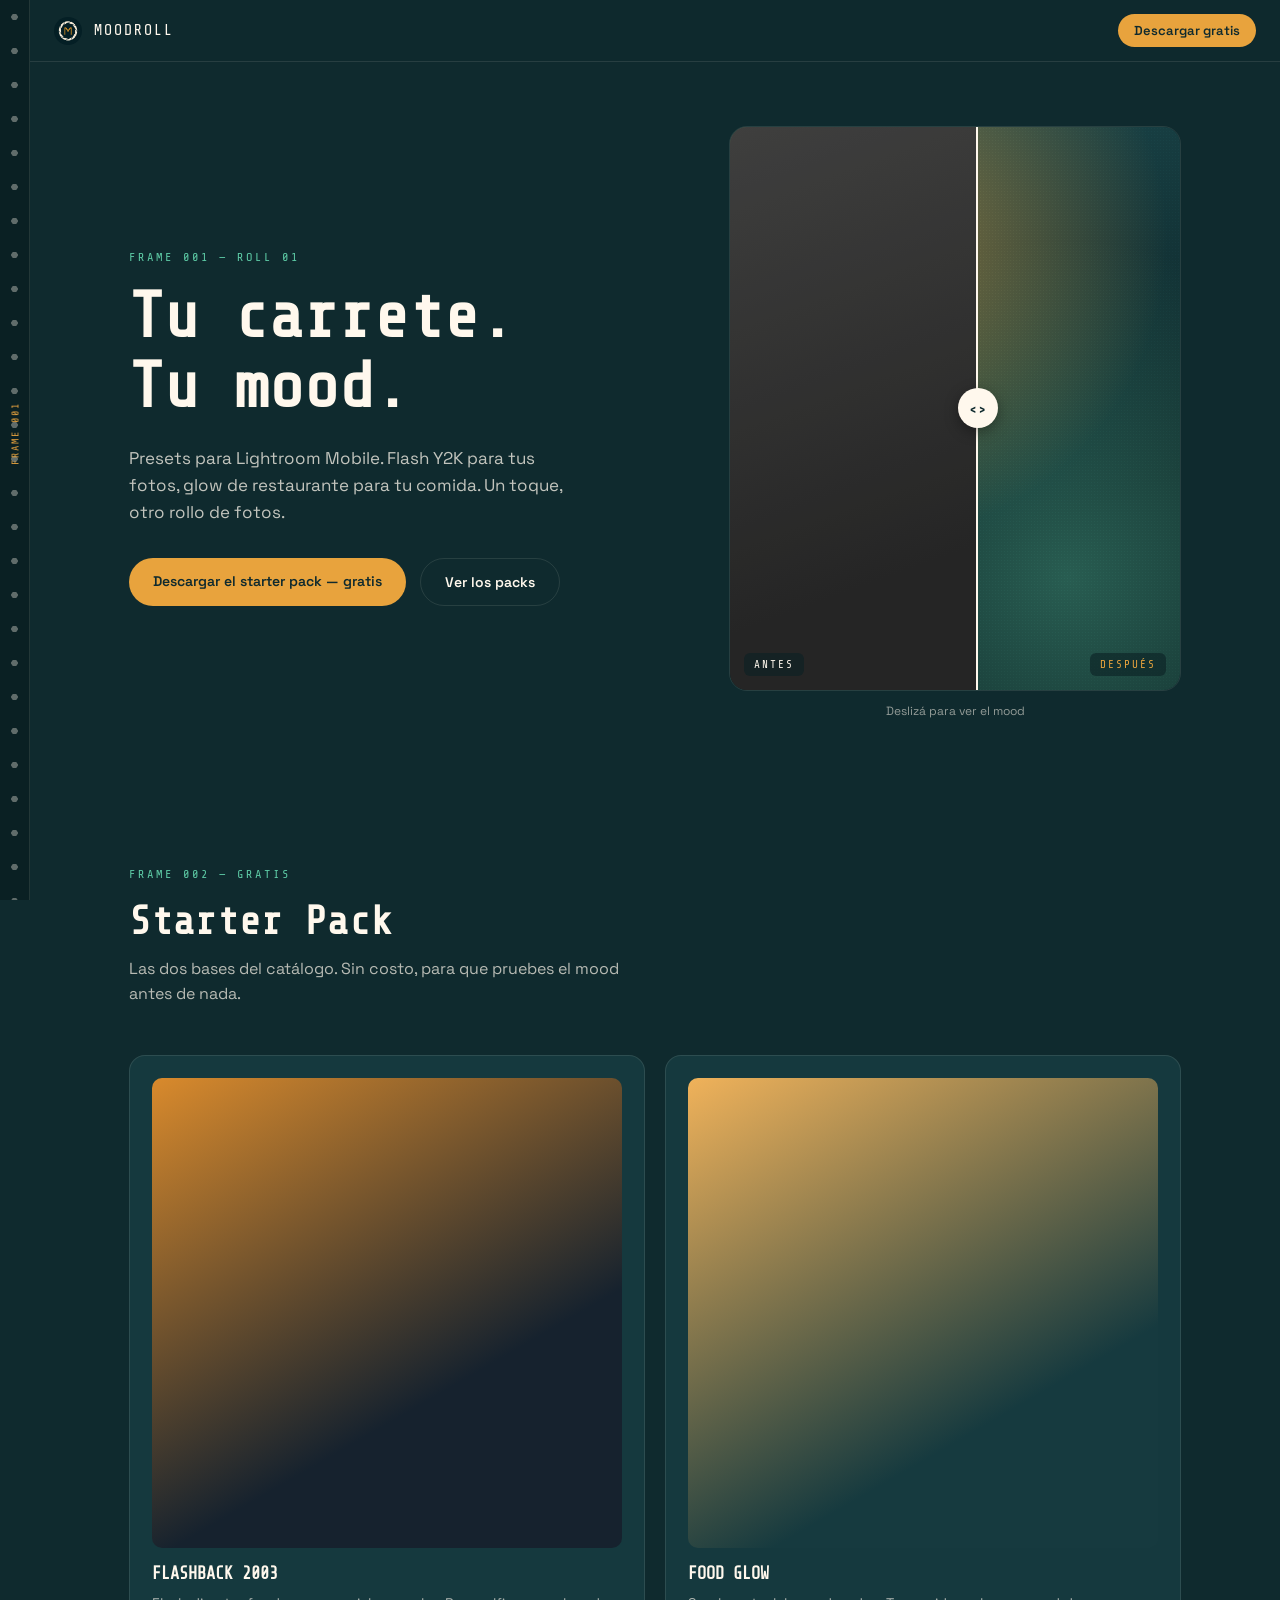
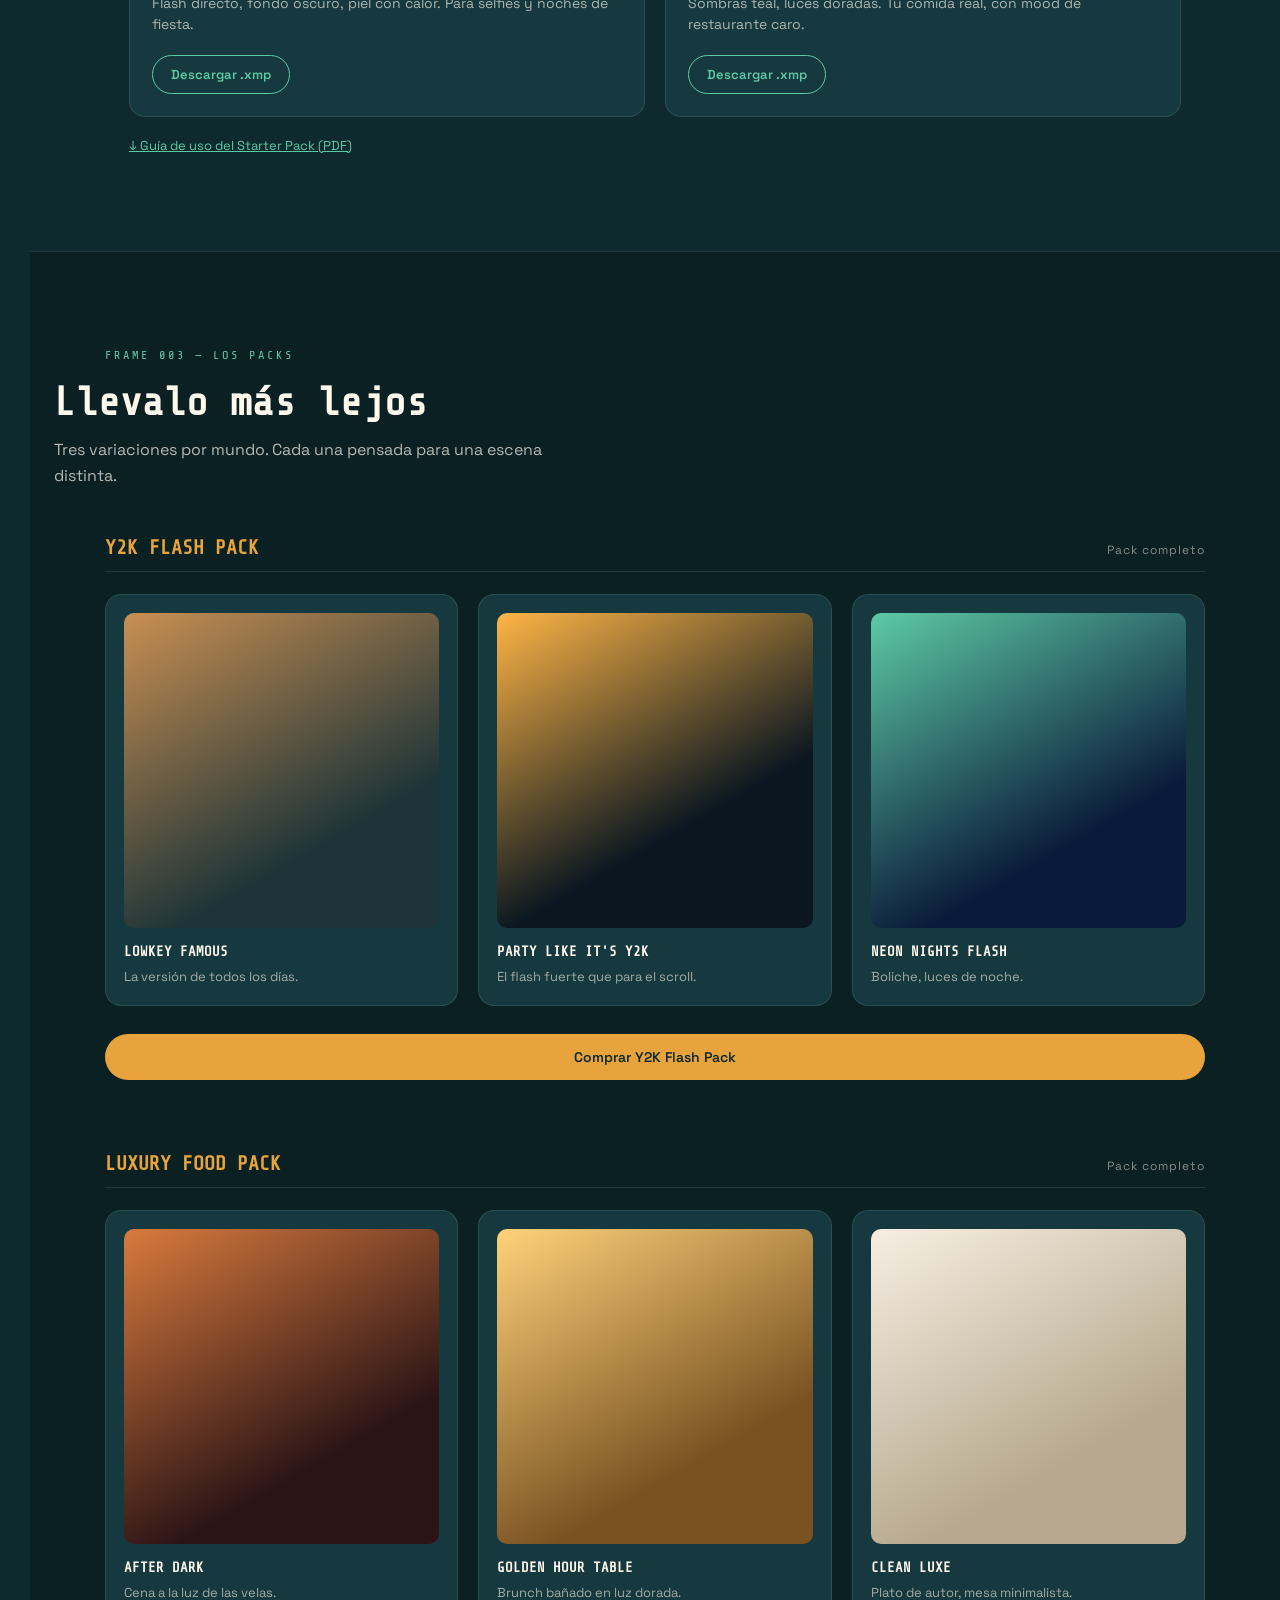
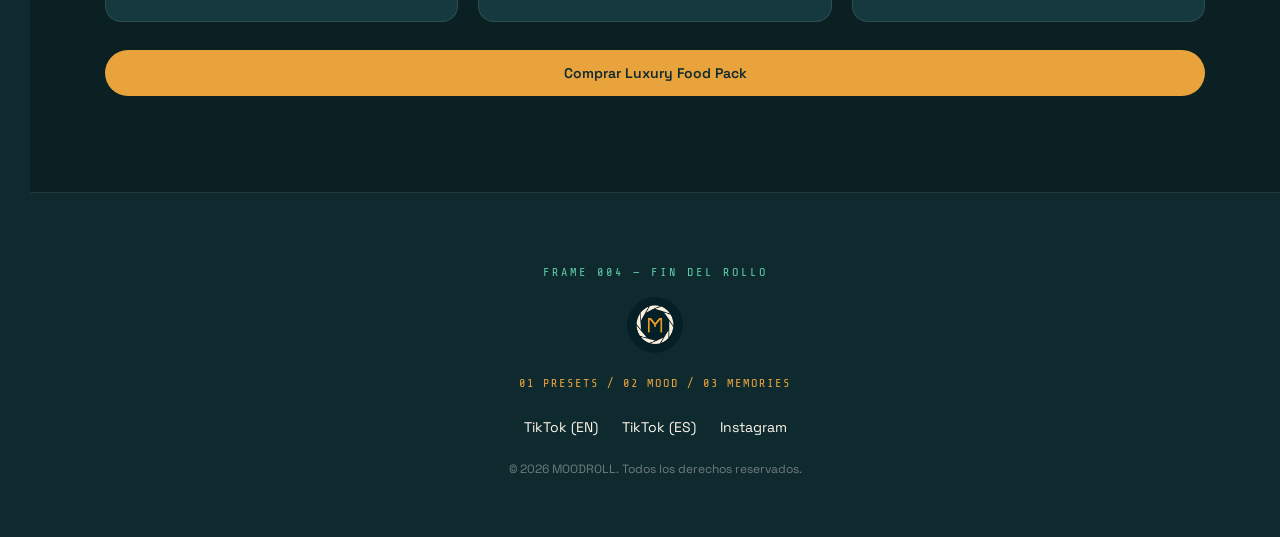
<file: preview_standalone.html>
<!DOCTYPE html>
<html lang="es">
<head>
<meta charset="UTF-8">
<meta name="viewport" content="width=device-width, initial-scale=1.0">
<title>MOODROLL — Presets Y2K Flash & Luxury Food</title>
<meta name="description" content="Presets de Lightroom Mobile. Y2K flash y luxury food. Tu comida y tus fotos, con mood.">
<link rel="preconnect" href="https://fonts.googleapis.com">
<link href="https://fonts.googleapis.com/css2?family=Share+Tech+Mono&family=Space+Grotesk:wght@400;500;600;700&display=swap" rel="stylesheet">
<style>
:root {
  --bg: #0F2A2E;
  --bg-alt: #0A2023;
  --card-bg: #15393E;
  --card-border: rgba(255, 248, 237, 0.10);
  --amber: #E8A33D;
  --amber-dim: #B87F2C;
  --cream: #FFF8ED;
  --teal-light: #5DCAA5;
  --font-display: 'Share Tech Mono', monospace;
  --font-body: 'Space Grotesk', sans-serif;
  --rail-w: 30px;
}

* { box-sizing: border-box; }

html {
  scroll-behavior: smooth;
}

@media (prefers-reduced-motion: reduce) {
  html { scroll-behavior: auto; }
  * { animation-duration: 0.01ms !important; animation-iteration-count: 1 !important; }
}

body {
  margin: 0;
  background: var(--bg);
  color: var(--cream);
  font-family: var(--font-body);
  padding-left: var(--rail-w);
  overflow-x: hidden;
}

a { color: inherit; }

/* ---------- FILM RAIL (signature element) ---------- */
.filmrail {
  position: fixed;
  top: 0; left: 0; bottom: 0;
  width: var(--rail-w);
  background: var(--bg-alt);
  border-right: 1px solid var(--card-border);
  z-index: 60;
  overflow: hidden;
}

.filmrail-track {
  position: absolute;
  top: 0; left: 0; right: 0;
  height: 200%;
  background-image:
    radial-gradient(circle, var(--cream) 0 3px, transparent 3.5px);
  background-size: 100% 34px;
  background-position: center 0;
  opacity: 0.35;
  animation: rail-scroll 9s linear infinite;
}

@keyframes rail-scroll {
  from { transform: translateY(0); }
  to   { transform: translateY(-50%); }
}

.frame-badge {
  position: fixed;
  left: 0;
  width: var(--rail-w);
  top: 50%;
  transform: translateY(-50%) rotate(-90deg);
  transform-origin: center;
  font-family: var(--font-display);
  font-size: 10px;
  letter-spacing: 2px;
  color: var(--amber);
  z-index: 61;
  white-space: nowrap;
}

/* ---------- NAV ---------- */
.topnav {
  position: sticky;
  top: 0;
  z-index: 50;
  display: flex;
  align-items: center;
  gap: 12px;
  padding: 14px 24px;
  background: rgba(15, 42, 46, 0.88);
  backdrop-filter: blur(8px);
  border-bottom: 1px solid var(--card-border);
}

.topnav-icon { width: 28px; height: 28px; border-radius: 50%; }

.topnav-word {
  font-family: var(--font-display);
  color: var(--cream);
  letter-spacing: 2px;
  font-size: 15px;
  flex: 1;
}

.topnav-cta {
  font-family: var(--font-body);
  font-weight: 600;
  font-size: 13px;
  color: var(--bg);
  background: var(--amber);
  padding: 8px 16px;
  border-radius: 100px;
  text-decoration: none;
  white-space: nowrap;
}
.topnav-cta:focus-visible { outline: 2px solid var(--cream); outline-offset: 2px; }

/* ---------- LAYOUT HELPERS ---------- */
.eyebrow {
  font-family: var(--font-display);
  font-size: 12px;
  letter-spacing: 3px;
  color: var(--teal-light);
  margin: 0 0 18px;
}

.section {
  padding: 96px 24px;
  max-width: 1100px;
  margin: 0 auto;
}

.section-dark {
  max-width: none;
  background: var(--bg-alt);
  border-top: 1px solid var(--card-border);
  border-bottom: 1px solid var(--card-border);
}
.section-dark > * { max-width: 1100px; margin-left: auto; margin-right: auto; }

.section-title {
  font-family: var(--font-display);
  font-size: clamp(28px, 4vw, 40px);
  margin: 0 0 12px;
  color: var(--cream);
}

.section-sub {
  font-size: 16px;
  line-height: 1.6;
  color: rgba(255, 248, 237, 0.7);
  max-width: 520px;
  margin: 0 0 48px;
}

/* ---------- HERO ---------- */
.hero {
  padding: 64px 24px 40px;
  max-width: 1100px;
  margin: 0 auto;
  display: grid;
  grid-template-columns: 1.1fr 0.9fr;
  gap: 48px;
  align-items: center;
}

.hero-title {
  font-family: var(--font-display);
  font-size: clamp(38px, 6vw, 64px);
  line-height: 1.08;
  margin: 0 0 24px;
  color: var(--cream);
}

.hero-sub {
  font-size: 17px;
  line-height: 1.6;
  color: rgba(255, 248, 237, 0.75);
  max-width: 440px;
  margin: 0 0 32px;
}

.hero-ctas { display: flex; flex-wrap: wrap; gap: 14px; }

.btn {
  display: inline-block;
  font-family: var(--font-body);
  font-weight: 600;
  font-size: 14px;
  padding: 14px 24px;
  border-radius: 100px;
  text-decoration: none;
  transition: transform 0.15s ease;
}
.btn:hover { transform: translateY(-2px); }
.btn:focus-visible { outline: 2px solid var(--cream); outline-offset: 3px; }

.btn-primary { background: var(--amber); color: var(--bg); }
.btn-ghost { background: transparent; color: var(--cream); border: 1px solid var(--card-border); }
.btn-download { background: transparent; color: var(--teal-light); border: 1px solid var(--teal-light); font-size: 13px; padding: 10px 18px; }
.btn-wide { display: block; text-align: center; margin-top: 28px; }

/* ---------- REVEAL SLIDER (signature interactive) ---------- */
.reveal { user-select: none; }

.reveal-frame {
  position: relative;
  width: 100%;
  aspect-ratio: 4 / 5;
  border-radius: 18px;
  overflow: hidden;
  border: 1px solid var(--card-border);
  cursor: ew-resize;
}

.reveal-after, .reveal-before {
  position: absolute;
  inset: 0;
}

.grain-after {
  position: absolute; inset: 0;
  background:
    radial-gradient(circle at 30% 20%, rgba(232,163,61,0.55), transparent 55%),
    radial-gradient(circle at 75% 80%, rgba(93,202,165,0.35), transparent 60%),
    linear-gradient(160deg, #1c4a4f, #0c2224 70%);
}
.grain-after::after {
  content: "";
  position: absolute; inset: 0;
  background-image: radial-gradient(rgba(255,255,255,0.08) 1px, transparent 1px);
  background-size: 3px 3px;
  mix-blend-mode: overlay;
}

.reveal-before {
  width: 55%;
  overflow: hidden;
  border-right: 2px solid var(--cream);
}
.grain-before {
  position: absolute; inset: 0;
  width: 182%;
  background: linear-gradient(160deg, #4a4a48, #2c2c2b 70%);
  filter: saturate(0.4) brightness(0.85);
}

.reveal-label {
  position: absolute;
  bottom: 14px;
  font-family: var(--font-display);
  font-size: 11px;
  letter-spacing: 2px;
  padding: 5px 10px;
  border-radius: 6px;
  background: rgba(10, 32, 35, 0.6);
}
.reveal-label-after { right: 14px; color: var(--amber); }
.reveal-label-before { left: 14px; color: var(--cream); }

.reveal-handle {
  position: absolute;
  top: 0; bottom: 0;
  left: 55%;
  width: 0;
  transform: translateX(-50%);
}
.reveal-handle-grip {
  position: absolute;
  top: 50%; left: 50%;
  transform: translate(-50%, -50%);
  width: 40px; height: 40px;
  background: var(--cream);
  color: var(--bg);
  border-radius: 50%;
  display: flex; align-items: center; justify-content: center;
  font-size: 13px;
  font-family: var(--font-body);
  font-weight: 700;
  box-shadow: 0 4px 14px rgba(0,0,0,0.35);
}

.reveal-caption {
  text-align: center;
  font-size: 12px;
  color: rgba(255,248,237,0.55);
  margin-top: 12px;
}

/* ---------- CARDS ---------- */
.cards { display: grid; gap: 20px; margin-bottom: 8px; }
.cards-2 { grid-template-columns: repeat(2, 1fr); }
.cards-3 { grid-template-columns: repeat(3, 1fr); }

.card {
  background: var(--card-bg);
  border: 1px solid var(--card-border);
  border-radius: 16px;
  padding: 22px;
}

.card-sm { padding: 18px; }

.swatch {
  width: 100%;
  aspect-ratio: 1;
  border-radius: 10px;
  margin-bottom: 16px;
}

.swatch-flash   { background: linear-gradient(150deg, #d98a2c, #16222e 65%); }
.swatch-food     { background: linear-gradient(150deg, #f0b25a, #163a3f 70%); }
.swatch-lowkey   { background: linear-gradient(150deg, #c98f52, #1d3438 70%); }
.swatch-party    { background: linear-gradient(150deg, #ffb545, #0a1720 65%); }
.swatch-neon     { background: linear-gradient(150deg, #5dcaa5, #0a1a3a 70%); }
.swatch-afterdark{ background: linear-gradient(150deg, #d97a3d, #2b1416 70%); }
.swatch-golden   { background: linear-gradient(150deg, #ffd27a, #7a5222 70%); }
.swatch-clean    { background: linear-gradient(150deg, #f6efe2, #b7a98f 70%); }

.card-title { font-family: var(--font-display); font-size: 17px; margin: 0 0 10px; color: var(--cream); }
.card-title-sm { font-family: var(--font-display); font-size: 14px; margin: 0 0 8px; color: var(--cream); }
.card-desc { font-size: 14px; line-height: 1.5; color: rgba(255,248,237,0.65); margin: 0 0 20px; }
.card-desc-sm { font-size: 13px; line-height: 1.5; color: rgba(255,248,237,0.6); margin: 0; }

.pdf-link {
  display: inline-block;
  margin-top: 12px;
  font-size: 13px;
  color: var(--teal-light);
  text-decoration: underline;
}

/* ---------- PACK BLOCKS ---------- */
.pack-block { margin-bottom: 72px; }
.pack-block:last-child { margin-bottom: 0; }

.pack-head {
  display: flex;
  align-items: baseline;
  justify-content: space-between;
  margin-bottom: 22px;
  border-bottom: 1px solid var(--card-border);
  padding-bottom: 12px;
}
.pack-title { font-family: var(--font-display); font-size: 20px; color: var(--amber); margin: 0; }
.pack-price { font-size: 12px; color: rgba(255,248,237,0.5); letter-spacing: 1px; }

/* ---------- FOOTER ---------- */
.footer {
  text-align: center;
  padding: 72px 24px 48px;
}
.footer-icon { width: 56px; height: 56px; border-radius: 50%; margin-bottom: 18px; }
.footer-tag { font-family: var(--font-display); font-size: 12px; letter-spacing: 2px; color: var(--amber); margin: 0 0 28px; }
.footer-links { display: flex; justify-content: center; gap: 24px; margin-bottom: 24px; flex-wrap: wrap; }
.footer-links a { font-size: 14px; text-decoration: none; color: var(--cream); border-bottom: 1px solid transparent; }
.footer-links a:hover { border-color: var(--cream); }
.footer-fine { font-size: 12px; color: rgba(255,248,237,0.4); }

/* ---------- RESPONSIVE ---------- */
@media (max-width: 860px) {
  .hero { grid-template-columns: 1fr; }
  .cards-2, .cards-3 { grid-template-columns: 1fr; }
  .section { padding: 64px 20px; }
  .frame-badge { display: none; }
}

@media (max-width: 520px) {
  :root { --rail-w: 16px; }
  .topnav-word { font-size: 13px; }
  .topnav-cta { font-size: 11px; padding: 7px 12px; }
}

</style>
</head>
<body>

<!-- Film strip rail -->
<div class="filmrail" aria-hidden="true">
  <div class="filmrail-track" id="filmrailTrack"></div>
</div>
<div class="frame-badge" id="frameBadge" aria-hidden="true">FRAME 001</div>

<nav class="topnav">
  <img src="[data-uri]" alt="" class="topnav-icon">
  <span class="topnav-word">MOODROLL</span>
  <a href="#starter" class="topnav-cta">Descargar gratis</a>
</nav>

<!-- HERO -->
<header class="hero" data-frame="001">
  <div class="hero-inner">
    <p class="eyebrow">FRAME 001 — ROLL 01</p>
    <h1 class="hero-title">Tu carrete.<br>Tu mood.</h1>
    <p class="hero-sub">Presets para Lightroom Mobile. Flash Y2K para tus fotos, glow de restaurante para tu comida. Un toque, otro rollo de fotos.</p>
    <div class="hero-ctas">
      <a href="#starter" class="btn btn-primary">Descargar el starter pack — gratis</a>
      <a href="#packs" class="btn btn-ghost">Ver los packs</a>
    </div>
  </div>

  <div class="reveal" id="revealWidget">
    <div class="reveal-frame">
      <div class="reveal-after">
        <div class="grain-after"></div>
        <span class="reveal-label reveal-label-after">DESPUÉS</span>
      </div>
      <div class="reveal-before" id="revealBefore">
        <div class="grain-before"></div>
        <span class="reveal-label reveal-label-before">ANTES</span>
      </div>
      <div class="reveal-handle" id="revealHandle">
        <div class="reveal-handle-grip">‹ ›</div>
      </div>
    </div>
    <p class="reveal-caption">Deslizá para ver el mood</p>
  </div>
</header>

<!-- STARTER PACK -->
<section class="section" id="starter" data-frame="002">
  <p class="eyebrow">FRAME 002 — GRATIS</p>
  <h2 class="section-title">Starter Pack</h2>
  <p class="section-sub">Las dos bases del catálogo. Sin costo, para que pruebes el mood antes de nada.</p>

  <div class="cards cards-2">
    <article class="card">
      <div class="swatch swatch-flash"></div>
      <h3 class="card-title">FLASHBACK 2003</h3>
      <p class="card-desc">Flash directo, fondo oscuro, piel con calor. Para selfies y noches de fiesta.</p>
      <a href="#" onclick="return false;" class="btn btn-download" download>Descargar .xmp</a>
    </article>

    <article class="card">
      <div class="swatch swatch-food"></div>
      <h3 class="card-title">FOOD GLOW</h3>
      <p class="card-desc">Sombras teal, luces doradas. Tu comida real, con mood de restaurante caro.</p>
      <a href="#" onclick="return false;" class="btn btn-download" download>Descargar .xmp</a>
    </article>
  </div>

  <a href="#" onclick="return false;" class="pdf-link" target="_blank">↓ Guía de uso del Starter Pack (PDF)</a>
</section>

<!-- PAID PACKS -->
<section class="section section-dark" id="packs" data-frame="003">
  <p class="eyebrow">FRAME 003 — LOS PACKS</p>
  <h2 class="section-title">Llevalo más lejos</h2>
  <p class="section-sub">Tres variaciones por mundo. Cada una pensada para una escena distinta.</p>

  <div class="pack-block">
    <div class="pack-head">
      <h3 class="pack-title">Y2K FLASH PACK</h3>
      <span class="pack-price">Pack completo</span>
    </div>
    <div class="cards cards-3">
      <article class="card card-sm">
        <div class="swatch swatch-lowkey"></div>
        <h4 class="card-title-sm">LOWKEY FAMOUS</h4>
        <p class="card-desc-sm">La versión de todos los días.</p>
      </article>
      <article class="card card-sm">
        <div class="swatch swatch-party"></div>
        <h4 class="card-title-sm">PARTY LIKE IT'S Y2K</h4>
        <p class="card-desc-sm">El flash fuerte que para el scroll.</p>
      </article>
      <article class="card card-sm">
        <div class="swatch swatch-neon"></div>
        <h4 class="card-title-sm">NEON NIGHTS FLASH</h4>
        <p class="card-desc-sm">Boliche, luces de noche.</p>
      </article>
    </div>
    <a href="https://gumroad.com/" class="btn btn-primary btn-wide" target="_blank">Comprar Y2K Flash Pack</a>
  </div>

  <div class="pack-block">
    <div class="pack-head">
      <h3 class="pack-title">LUXURY FOOD PACK</h3>
      <span class="pack-price">Pack completo</span>
    </div>
    <div class="cards cards-3">
      <article class="card card-sm">
        <div class="swatch swatch-afterdark"></div>
        <h4 class="card-title-sm">AFTER DARK</h4>
        <p class="card-desc-sm">Cena a la luz de las velas.</p>
      </article>
      <article class="card card-sm">
        <div class="swatch swatch-golden"></div>
        <h4 class="card-title-sm">GOLDEN HOUR TABLE</h4>
        <p class="card-desc-sm">Brunch bañado en luz dorada.</p>
      </article>
      <article class="card card-sm">
        <div class="swatch swatch-clean"></div>
        <h4 class="card-title-sm">CLEAN LUXE</h4>
        <p class="card-desc-sm">Plato de autor, mesa minimalista.</p>
      </article>
    </div>
    <a href="https://gumroad.com/" class="btn btn-primary btn-wide" target="_blank">Comprar Luxury Food Pack</a>
  </div>
</section>

<!-- FOOTER -->
<footer class="footer" data-frame="004">
  <p class="eyebrow">FRAME 004 — FIN DEL ROLLO</p>
  <img src="[data-uri]" alt="MOODROLL" class="footer-icon">
  <p class="footer-tag">01 PRESETS / 02 MOOD / 03 MEMORIES</p>
  <div class="footer-links">
    <a href="https://tiktok.com/@moodroll" target="_blank">TikTok (EN)</a>
    <a href="https://tiktok.com/@moodroll.es" target="_blank">TikTok (ES)</a>
    <a href="https://instagram.com/moodroll" target="_blank">Instagram</a>
  </div>
  <p class="footer-fine">© 2026 MOODROLL. Todos los derechos reservados.</p>
</footer>

<script>
// ---- Reveal slider (hero signature interaction) ----
(function () {
  const frame = document.getElementById('revealWidget').querySelector('.reveal-frame');
  const before = document.getElementById('revealBefore');
  const handle = document.getElementById('revealHandle');
  const grainBefore = frame.querySelector('.grain-before');

  let dragging = false;

  function setPosition(clientX) {
    const rect = frame.getBoundingClientRect();
    let pct = ((clientX - rect.left) / rect.width) * 100;
    pct = Math.max(6, Math.min(94, pct));
    before.style.width = pct + '%';
    handle.style.left = pct + '%';
    grainBefore.style.width = (10000 / pct) + '%';
  }

  function start(e) {
    dragging = true;
    move(e);
  }
  function move(e) {
    if (!dragging) return;
    const x = e.touches ? e.touches[0].clientX : e.clientX;
    setPosition(x);
  }
  function end() { dragging = false; }

  frame.addEventListener('mousedown', start);
  frame.addEventListener('touchstart', start, { passive: true });
  window.addEventListener('mousemove', move);
  window.addEventListener('touchmove', move, { passive: true });
  window.addEventListener('mouseup', end);
  window.addEventListener('touchend', end);
})();

// ---- Frame counter tied to section scroll (film roll motif) ----
(function () {
  const badge = document.getElementById('frameBadge');
  const sections = document.querySelectorAll('[data-frame]');

  const observer = new IntersectionObserver(
    (entries) => {
      entries.forEach((entry) => {
        if (entry.isIntersecting) {
          const n = entry.target.getAttribute('data-frame');
          badge.textContent = 'FRAME ' + n;
        }
      });
    },
    { rootMargin: '-45% 0px -45% 0px', threshold: 0 }
  );

  sections.forEach((s) => observer.observe(s));
})();

</script>
</body>
</html>
</file>
